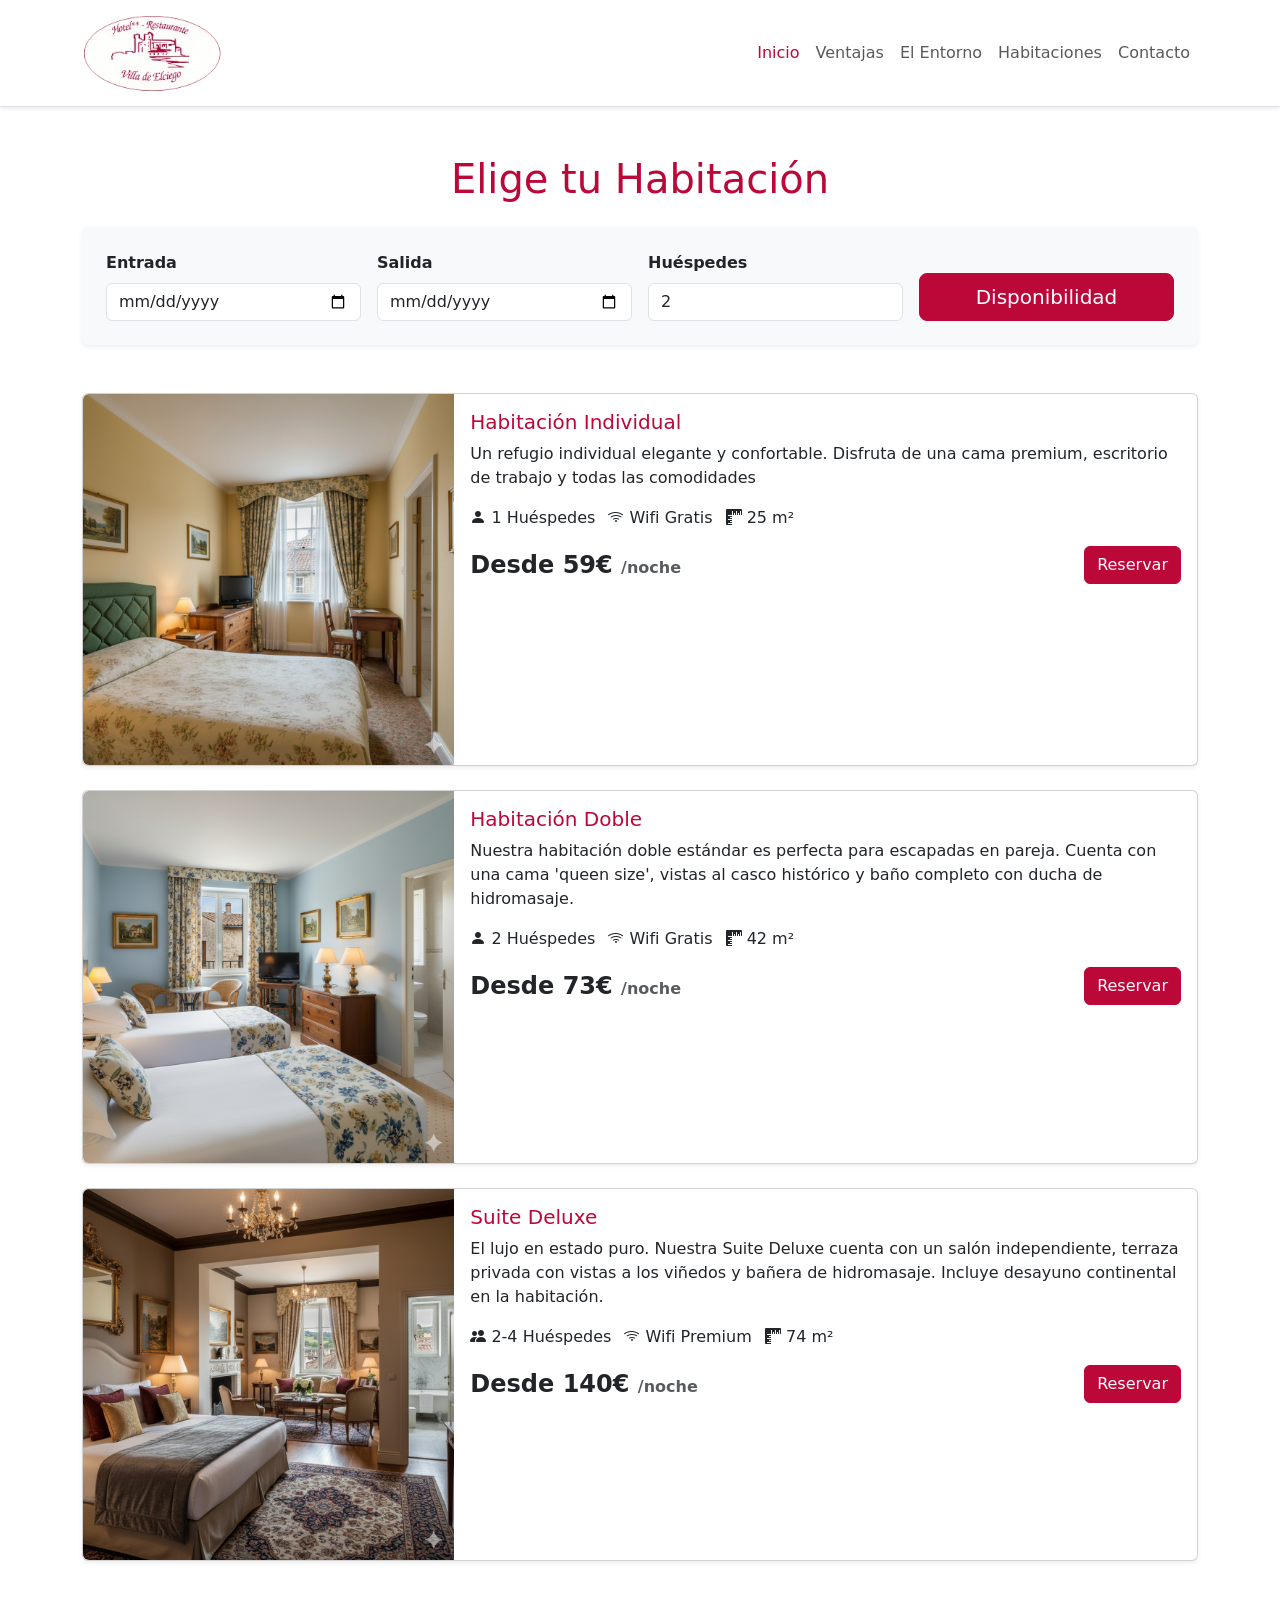
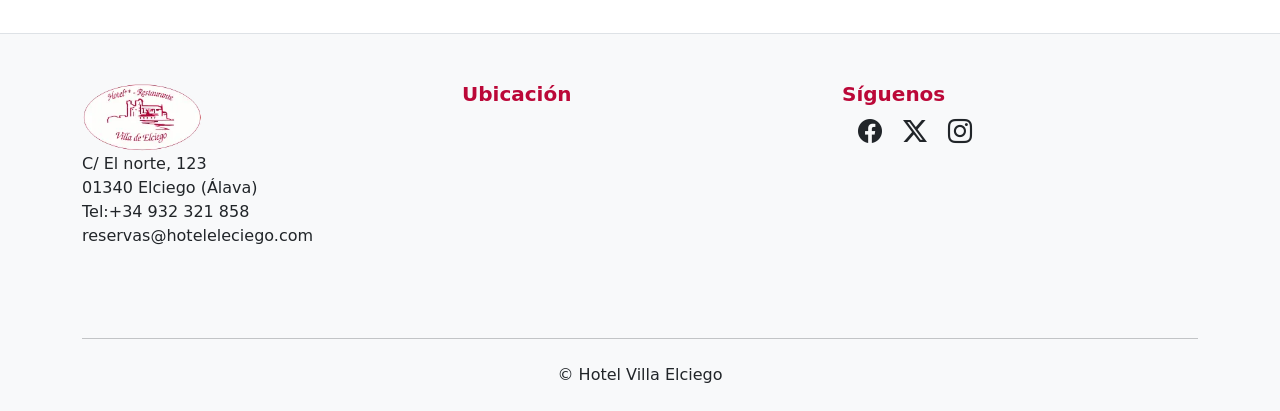
<file: reservas.html>
<!doctype html>
<html lang="es">
<head>
  <meta charset="utf-8">
  <meta name="viewport" content="width=device-width, initial-scale=1">
  
  <title>Reserva tu estancia - Hotel Villa Elciego</title>

  <link href="https://cdn.jsdelivr.net/npm/bootstrap@5.3.3/dist/css/bootstrap.min.css" rel="stylesheet" integrity="sha384-QWTKZyjpPEjISv5WaRU9OFeRpok6YctnYmDr5pNlyT2bRjXh0JMhjY6hW+ALEwIH" crossorigin="anonymous">
  
  <link rel="stylesheet" href="https://cdn.jsdelivr.net/npm/bootstrap-icons@1.11.3/font/bootstrap-icons.min.css">

  <link rel="stylesheet" href="globales.css">
</head>
<body>

  
  <nav class="navbar navbar-expand-lg bg-white border-bottom shadow-sm sticky-top">
    <div class="container">
      
      <a class="navbar-brand" href="index.html">
        <img src="img/logo hotel.webp" alt="imagen logo" width="140px" height="80px">
      </a>
      
      <button class="navbar-toggler" type="button" data-bs-toggle="collapse" data-bs-target="#menuPrincipal" aria-controls="menuPrincipal" aria-expanded="false" aria-label="Toggle navigation">
        <span class="navbar-toggler-icon"></span>
      </button>
      
      <div class="collapse navbar-collapse" id="menuPrincipal">
        <ul class="navbar-nav ms-auto mb-2 mb-lg-0">
          <li class="nav-item">
            <a class="nav-link active" aria-current="page" href="index.html">Inicio</a>
          </li>
          <li class="nav-item">
            <a class="nav-link" href="index.html#ventajas">Ventajas</a>
          </li>
          <li class="nav-item">
            <a class="nav-link" href="index.html#ubicacion">El Entorno</a>
          </li>
          <li class="nav-item">
            <a class="nav-link" href="index.html#habitaciones">Habitaciones</a>
          </li>
          <li class="nav-item">
            <a class="nav-link" href="index.html#footer">Contacto</a>
          </li>
          </li>
        </ul>
      </div>
    </div>
  </nav>

  <main class="container py-5">
    
    <h1 class="text-center text-granate mb-4">Elige tu Habitación</h1>

    <div class="bg-light p-4 rounded shadow-sm mb-5">
      <form>
        <div class="row g-3 align-items-end">
          <div class="col-lg-3 col-md-6">
            <label for="checkin" class="form-label fw-bold">Entrada</label>
            <input type="date" class="form-control" id="checkin">
          </div>
          <div class="col-lg-3 col-md-6">
            <label for="checkout" class="form-label fw-bold">Salida</label>
            <input type="date" class="form-control" id="checkout">
          </div>
          <div class="col-lg-3 col-md-6">
            <label for="huespedes" class="form-label fw-bold">Huéspedes</label>
            <input type="number" class="form-control" id="huespedes" value="2" min="1">
          </div>
          <div class="col-lg-3 col-md-6 d-grid">
            <a href="reservas.html" class="btn btn-primary btn-lg">Disponibilidad</a>
          </div>
        </div>
      </form>
    </div>

    <div class="card mb-4 shadow-sm">
      <div class="row g-0">
        <div class="col-md-4">
          <img src="img/habindividual.png" class="img-fluid rounded-start" alt="Habitación Individual">
        </div>
        <div class="col-md-8">
          <div class="card-body">
            <h5 class="card-title text-granate">Habitación Individual</h5>
            <p class="card-text"> Un refugio individual elegante y confortable. Disfruta de una cama premium, escritorio de trabajo y todas las comodidades</p>
            <ul class="list-inline">
              <li class="list-inline-item"><i class="bi bi-person-fill"></i> 1 Huéspedes</li>
              <li class="list-inline-item"><i class="bi bi-wifi"></i> Wifi Gratis</li>
              <li class="list-inline-item"><i class="bi bi-rulers"></i> 25 m²</li>
            </ul>
            <div class="d-flex justify-content-between align-items-center">
              <span class="fs-4 fw-bold">Desde 59€ <small class="text-muted fs-6">/noche</small></span>
              <button class="btn btn-primary" data-bs-toggle="modal" data-bs-target="#modalReserva">Reservar</button>
            </div>
          </div>
        </div>
      </div>
    </div>

    <div class="card mb-4 shadow-sm">
      <div class="row g-0">
        <div class="col-md-4">
          <img src="img/habdoble.png" class="img-fluid rounded-start" alt="Habitación Superior">
        </div>
        <div class="col-md-8">
          <div class="card-body">
            <h5 class="card-title text-granate">Habitación Doble</h5>
            <p class="card-text">Nuestra habitación doble estándar es perfecta para escapadas en pareja. Cuenta con una cama 'queen size', vistas al casco histórico y baño completo con ducha de hidromasaje.</p>
            <ul class="list-inline">
              <li class="list-inline-item"><i class="bi bi-person-fill"></i> 2 Huéspedes</li>
              <li class="list-inline-item"><i class="bi bi-wifi"></i> Wifi Gratis</li>
              <li class="list-inline-item"><i class="bi bi-rulers"></i> 42 m²</li>
            </ul>
            <div class="d-flex justify-content-between align-items-center">
              <span class="fs-4 fw-bold">Desde 73€ <small class="text-muted fs-6">/noche</small></span>
              <button class="btn btn-primary" data-bs-toggle="modal" data-bs-target="#modalReserva">Reservar</button>
            </div>
          </div>
        </div>
      </div>
    </div>

    <div class="card mb-4 shadow-sm">
      <div class="row g-0">
        <div class="col-md-4">
          <img src="img/suite.png" class="img-fluid rounded-start" alt="Suite Deluxe">
        </div>
        <div class="col-md-8">
          <div class="card-body">
            <h5 class="card-title text-granate">Suite Deluxe</h5>
            <p class="card-text">El lujo en estado puro. Nuestra Suite Deluxe cuenta con un salón independiente, terraza privada con vistas a los viñedos y bañera de hidromasaje. Incluye desayuno continental en la habitación.</p>
            <ul class="list-inline">
              <li class="list-inline-item"><i class="bi bi-people-fill"></i> 2-4 Huéspedes</li>
              <li class="list-inline-item"><i class="bi bi-wifi"></i> Wifi Premium</li>
              <li class="list-inline-item"><i class="bi bi-rulers"></i> 74 m²</li>
            </ul>
            <div class="d-flex justify-content-between align-items-center">
              <span class="fs-4 fw-bold">Desde 140€ <small class="text-muted fs-6">/noche</small></span>
              <button class="btn btn-primary" data-bs-toggle="modal" data-bs-target="#modalReserva">Reservar</button>
            </div>
          </div>
        </div>
      </div>
    </div>

  </main>

  
  <footer id="footer" class="bg-light pt-5 pb-4 border-top">
    <div class="container">
      <div class="row gy-4">
        
        <div class="col-md-4">
        <img src="img/logo hotel.webp" alt="imagen logo" width="120px" height="70px">
          <p>
            C/ El norte, 123<br>
            01340 Elciego (Álava)<br>
            <a href="tel:+34 932 321 858" class="text-decoration-none text-dark">Tel:+34 932 321 858</a><br>
            <a href="mailto:reservas@hoteleleciego.com" class="text-decoration-none text-dark">reservas@hoteleleciego.com</a>
          </p>
        </div>
        
        <div class="col-md-4">
          <h5 class="fw-bold text-granate">Ubicación</h5>
          <div class="ratio ratio-16x9">
            <iframe src="https://www.google.com/maps/embed?pb=!1m18!1m12!1m3!1d11756.914074219985!2d-2.624738562145558!3d42.51460361282855!2m3!1f0!2f0!3f0!3m2!1i1024!2i768!4f13.1!3m3!1m2!1s0xd50010196614b0b%3A0x8633364860630712!2sElciego%2C%20%C3%81lava!5e0!3m2!1ses!2ses!4v1678888888888" width="600" height="450" style="border:0;" allowfullscreen="" loading="lazy" referrerpolicy="no-referrer-when-downgrade"></iframe>
          </div>
        </div>
        
        <div class="col-md-4">
          <h5 class="fw-bold text-granate">Síguenos</h5>
          <div class="footer-iconos">
            <a href="#" target="_blank"><i class="bi bi-facebook"></i></a>
            <a href="#" target="_blank"><i class="bi bi-twitter-x"></i></a>
            <a href="#" target="_blank"><i class="bi bi-instagram"></i></a>
          </div>
        </div>

      </div>
      
      <hr class="my-4">
      <div class="text-center">
        <p class="mb-0">&copy; Hotel Villa Elciego</p>
      </div>
      
    </div>
  </footer>


  <div class="modal fade" id="modalReserva" tabindex="-1" aria-labelledby="modalReservaLabel" aria-hidden="true">
    <div class="modal-dialog modal-lg"> <div class="modal-content">
        
        <div class="modal-header bg-granate text-white">
          <h5 class="modal-title" id="modalReservaLabel">Completa tu Reserva</h5>
          <button type="button" class="btn-close btn-close-white" data-bs-dismiss="modal" aria-label="Close"></button>
        </div>
        
        <div class="modal-body">
          <form id="form-reserva-modal">            
            <hr>
            <h5 class="text-granate border-bottom pb-2 mb-3">1. Tu Estancia</h5>
            <div class="row g-3 mb-4">
              <div class="col-md-6">
                <label for="modal-checkin" class="form-label fw-bold">Entrada</label>
                <input type="date" class="form-control" id="modal-checkin" required>
              </div>
              <div class="col-md-6">
                <label for="modal-checkout" class="form-label fw-bold">Salida</label>
                <input type="date" class="form-control" id="modal-checkout" required>
              </div>
              <div class="col-md-6">
                <label for="modal-adultos" class="form-label fw-bold">Adultos</label>
                <input type="number" class="form-control" id="modal-adultos" value="2" min="1" required>
              </div>
              <div class="col-md-6">
                <label for="modal-ninos" class="form-label fw-bold">Niños</label>
                <input type="number" class="form-control" id="modal-ninos" value="0" min="0">
              </div>
            </div>

            <h5 class="text-granate border-bottom pb-2 mb-3">2. Datos de Contacto</h5>
            <div class="row g-3 mb-4">
              <div class="col-md-6">
                <label for="modal-nombre" class="form-label fw-bold">Nombre</label>
                <input type="text" class="form-control" id="modal-nombre" placeholder="Tu nombre" required>
              </div>
              <div class="col-md-6">
                <label for="modal-apellidos" class="form-label fw-bold">Apellidos</label>
                <input type="text" class="form-control" id="modal-apellidos" placeholder="Tus apellidos" required>
              </div>
              <div class="col-md-6">
                <label for="modal-email" class="form-label fw-bold">Email</label>
                <input type="email" class="form-control" id="modal-email" placeholder="tu@email.com" required>
              </div>
              <div class="col-md-6">
                <label for="modal-telefono" class="form-label fw-bold">Teléfono</label>
                <input type="tel" class="form-control" id="modal-telefono" placeholder="+34 600 000 000">
              </div>
            </div>

            <div class="mb-4">
              <label for="modal-peticiones" class="form-label fw-bold">Peticiones Especiales</label>
              <textarea class="form-control" id="modal-peticiones" rows="3" placeholder="Ej: Cama supletoria, alergias, llegada tardía..."></textarea>
            </div>

          </form>
        </div>
        
        <div class="modal-footer">
          <button type="button" class="btn btn-secondary" data-bs-dismiss="modal">Cancelar</button>
          <button type="submit" form="form-reserva-modal" class="btn btn-primary">Confirmar Reserva</button>
        </div>
      </div>
    </div>
  </div>


  <script src="https://cdn.jsdelivr.net/npm/bootstrap@5.3.3/dist/js/bootstrap.bundle.min.js" integrity="sha384-YvpcrYf0tY3lHB60NNkmXc5s9fDVZLESaAA55NDzOxhy9GkcIdslK1eN7N6jIeHz" crossorigin="anonymous"></script>
</body>
</html>
</file>
<file: globales.css>
:root {
  --color-granate: #bb0838; 
  --color-granate-claro: #f684a2;
  --color-blanco: #FFFFFF;
  --color-texto-claro: #f8f9fa;
  --color-texto-oscuro: #212529;
}
.bg-granate {
  background-color: var(--color-granate) ;
}
.text-granate {
  color: var(--color-granate) ;
}
.btn-primary {
  background-color: var(--color-granate);
  border-color: var(--color-granate);
  transition: background-color 0.3s ease, border-color 0.3s ease, transform 0.2s ease, box-shadow 0.2s ease;
}
.btn-primary:hover {
  background-color: var(--color-granate-claro);
  border-color: var(--color-granate-claro);
  /* CSS 2D: escala leve al hacer hover en botones */
  transform: scale(1.05);
  box-shadow: 0 6px 18px rgba(187, 8, 56, 0.35);
}
.navbar-nav .nav-link.active,
.navbar-nav .nav-link:hover {
  color: var(--color-granate) ;
}

/* =============================================
   ANIMACIÓN CSS 2D — Navbar fade-in slide down
   ============================================= */
.navbar {
  animation: slideDown 0.6s ease forwards;
}
@keyframes slideDown {
  from {
    opacity: 0;
    transform: translateY(-100%);
  }
  to {
    opacity: 1;
    transform: translateY(0);
  }
}

/* =============================================
   ANIMACIÓN CSS 2D — Hero: formulario sube con fade
   ============================================= */
#hero .container {
  position: relative;
  z-index: 2;
  animation: fadeSlideUp 1s ease 0.3s both;
}
@keyframes fadeSlideUp {
  from {
    opacity: 0;
    transform: translateY(40px);
  }
  to {
    opacity: 1;
    transform: translateY(0);
  }
}

/* =============================================
   ANIMACIÓN CSS 2D — Iconos ventajas: rebote
   ============================================= */
.icono-ventaja {
  font-size: 3rem;
  color: var(--color-granate);
  display: inline-block;
  animation: bounce 2.5s infinite ease-in-out;
}
@keyframes bounce {
  0%, 100% { transform: translateY(0); }
  50%       { transform: translateY(-10px); }
}

/* =============================================
   ANIMACIÓN CSS 2D — Títulos de sección: entrada lateral
   ============================================= */
.section-title-anim {
  opacity: 0;
  transform: translateX(-30px);
  transition: opacity 0.7s ease, transform 0.7s ease;
}
.section-title-anim.visible {
  opacity: 1;
  transform: translateX(0);
}

/* =============================================
   ANIMACIÓN CSS 2D — Cards habitaciones: subida con fade
   ============================================= */
.card-anim {
  opacity: 0;
  transform: translateY(30px);
  transition: opacity 0.6s ease, transform 0.6s ease;
}
.card-anim.visible {
  opacity: 1;
  transform: translateY(0);
}
/* Delay escalonado para las 3 habitaciones */
.card-anim:nth-child(1) { transition-delay: 0s; }
.card-anim:nth-child(2) { transition-delay: 0.15s; }
.card-anim:nth-child(3) { transition-delay: 0.3s; }

/* =============================================
   FORMULARIO HERO
   ============================================= */
#hero {
  position: relative;
  min-height: 100vh;
  background-image: url('img/elciegogeneral.png'); 
  background-size: cover;
  background-position: center;
  color: var(--color-granate);
}
#hero::before {
  content: '';
  position: absolute;
  top: 0; left: 0;
  width: 100%; height: 100%;
  background-color: rgba(0, 0, 0, 0.4); 
}

/* =============================================
   VENTAJAS CAROUSEL
   ============================================= */
.carousel-control-prev .bi,
.carousel-control-next .bi {
  font-size: 2.5rem;
  color: var(--color-granate); 
}

/* =============================================
   CSS 3D — Cards entorno: flip al hacer hover
   ============================================= */
.card-zoom {
  position: relative;
  overflow: hidden; 
  border: none;
  cursor: pointer;
  /* 3D: perspectiva para el efecto de profundidad */
  perspective: 800px;
}
.card-zoom .card-img {
  transition: transform 0.5s ease;
  /* 3D: ligera rotación en el eje Y + zoom al hacer hover */
  transform-origin: center center;
}
.card-zoom .card-img-overlay {
  background-color: rgba(187, 8, 56, 0.75);
  opacity: 0; 
  transition: opacity 0.4s ease;
  display: flex;
  flex-direction: column;
  justify-content: center;
  align-items: center;
}
.card-zoom:hover .card-img {
  /* CSS 3D: rotateY + scale combinados */
  transform: scale(1.1) rotateY(5deg) rotateX(2deg);
}
.card-zoom:hover .card-img-overlay {
  opacity: 1; 
}

/* =============================================
   CSS 3D — Cards instalaciones: tilt 3D al hover
   ============================================= */
.card-instalacion {
  transition: transform 0.4s ease, box-shadow 0.4s ease;
  transform-style: preserve-3d;
  perspective: 1000px;
}
.card-instalacion:hover {
  /* CSS 3D: inclinación en ambos ejes */
  transform: rotateX(4deg) rotateY(-4deg) translateY(-6px);
  box-shadow: 8px 16px 40px rgba(187, 8, 56, 0.2);
}

/* =============================================
   CSS 3D — Iconos footer RRSS: flip 3D
   ============================================= */
.footer-iconos a {
  font-size: 1.5rem;
  color: var(--color-texto-oscuro);
  margin-left: 1rem;
  text-decoration: none;
  display: inline-block;
  transition: color 0.3s ease, transform 0.4s ease;
}
.footer-iconos a:hover {
  color: var(--color-granate);
  /* CSS 3D: rotación completa en Y (flip) */
  transform: rotateY(360deg);
}

/* =============================================
   JavaScript — Clases para animaciones JS
   (activadas desde animaciones.js con IntersectionObserver)
   ============================================= */

/* Contador de precio: empieza en 0 y sube */
.precio-num {
  display: inline-block;
  font-weight: bold;
  color: var(--color-granate);
  font-size: 1.1rem;
}

/* Barra de progreso animada en instalaciones */
.barra-prog-wrap {
  margin-top: 0.75rem;
}
.barra-prog-wrap .barra-label {
  font-size: 0.85rem;
  color: #555;
  margin-bottom: 3px;
}
.barra-prog {
  height: 6px;
  background: #e9ecef;
  border-radius: 99px;
  overflow: hidden;
}
.barra-prog-fill {
  height: 100%;
  width: 0%;
  background: var(--color-granate);
  border-radius: 99px;
  transition: width 1.2s cubic-bezier(0.4, 0, 0.2, 1);
}

/* Partícula de "¡Reserva confirmada!" */
#toast-reserva {
  position: fixed;
  bottom: 2rem;
  right: 2rem;
  background: var(--color-granate);
  color: #fff;
  padding: 1rem 1.5rem;
  border-radius: 0.5rem;
  font-weight: 600;
  box-shadow: 0 8px 24px rgba(0,0,0,0.2);
  opacity: 0;
  transform: translateY(20px);
  transition: opacity 0.4s ease, transform 0.4s ease;
  z-index: 9999;
  pointer-events: none;
}
#toast-reserva.show {
  opacity: 1;
  transform: translateY(0);
}
</file>
